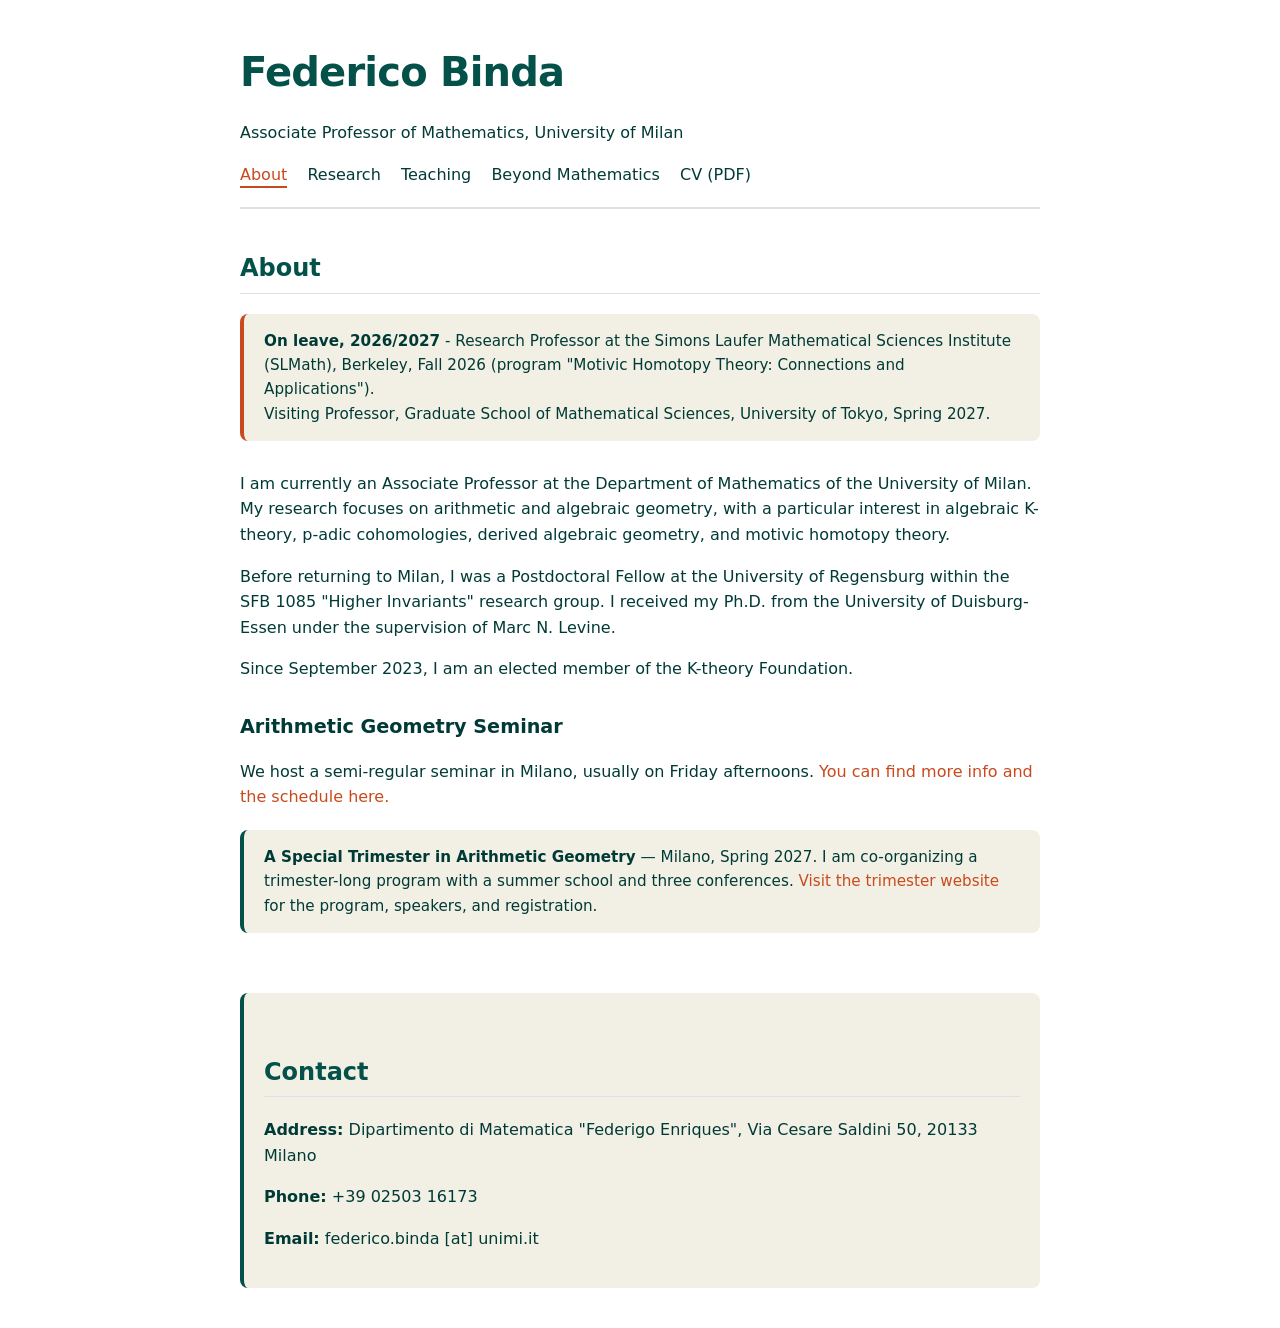
<file: index.html>
<!DOCTYPE html>
<html lang="en">
	<head>
		<meta charset="UTF-8">
			<meta name="viewport" content="width=device-width, initial-scale=1.0">
				<title>Federico Binda - About</title>
				<link rel="stylesheet" href="style.css">
				<meta property="og:title" content="Federico Binda - Mathematics">
				<meta property="og:description" content="Associate Professor of Mathematics at the University of Milan. Research in arithmetic and algebraic geometry.">
				<meta property="og:type" content="website">
				<meta property="og:url" content="https://fedebinda.eu/">
		<link rel="icon" type="image/svg+xml" href="favicon.svg">
				</head>
				<body>
					
					<header>
						<h1>Federico Binda</h1>
						<p>Associate Professor of Mathematics, University of Milan</p>
						<nav>
							<a href="index.html" class="active">About</a>
							<a href="research.html">Research</a>
							<a href="teaching.html">Teaching</a>
							<a href="more.html">Beyond Mathematics</a>
							<a href="cv.pdf" target="_blank">CV (PDF)</a>
						</nav>
					</header>
					
					<main>
						<section>
							<h2>About</h2>

							<div class="leave-notice">
    <strong>On leave, 2026/2027</strong> - Research Professor at the Simons Laufer Mathematical Sciences Institute (SLMath), Berkeley, Fall 2026
(program "Motivic Homotopy Theory: Connections and Applications").
<br>
Visiting Professor, Graduate School of Mathematical Sciences, University of Tokyo, Spring 2027.
</div>
							<p>I am currently an Associate Professor at the Department of Mathematics of the University of Milan. My research focuses on arithmetic and algebraic geometry, with a particular interest in algebraic K-theory, p-adic cohomologies, derived algebraic geometry, and motivic homotopy theory.</p>
							<p>Before returning to Milan, I was a Postdoctoral Fellow at the University of Regensburg within the SFB 1085 "Higher Invariants" research group. I received my Ph.D. from the University of Duisburg-Essen under the supervision of Marc N. Levine.</p>
							<p>Since September 2023, I am an elected member of the K-theory Foundation.</p>
							
							<h3>Arithmetic Geometry Seminar</h3>
							<p>We host a semi-regular seminar in Milano, usually on Friday afternoons. <a href="https://sites.unimi.it/geoaritmetica/">You can find more info and the schedule here.</a></p>
							<div class="event-notice">
								<strong>A Special Trimester in Arithmetic Geometry</strong> &mdash; Milano, Spring 2027.
								I am co-organizing a trimester-long program with a summer school and three conferences.
								<a href="https://sites.unimi.it/arith-geom-2027/">Visit the trimester website</a> for the program, speakers, and registration.
							</div>
						</section>
						
						<section class="contact-info">
							<h2>Contact</h2>
							<p><strong>Address:</strong> Dipartimento di Matematica "Federigo Enriques", Via Cesare Saldini 50, 20133 Milano</p>
							<p><strong>Phone:</strong> +39 02503 16173</p>
							<p><strong>Email:</strong> federico.binda [at] unimi.it</p>
						</section>
					</main>
					<script data-goatcounter="https://fedebinda.goatcounter.com/count"
        async src="//gc.zgo.at/count.js"></script>
				</body>
			</html>
</file>
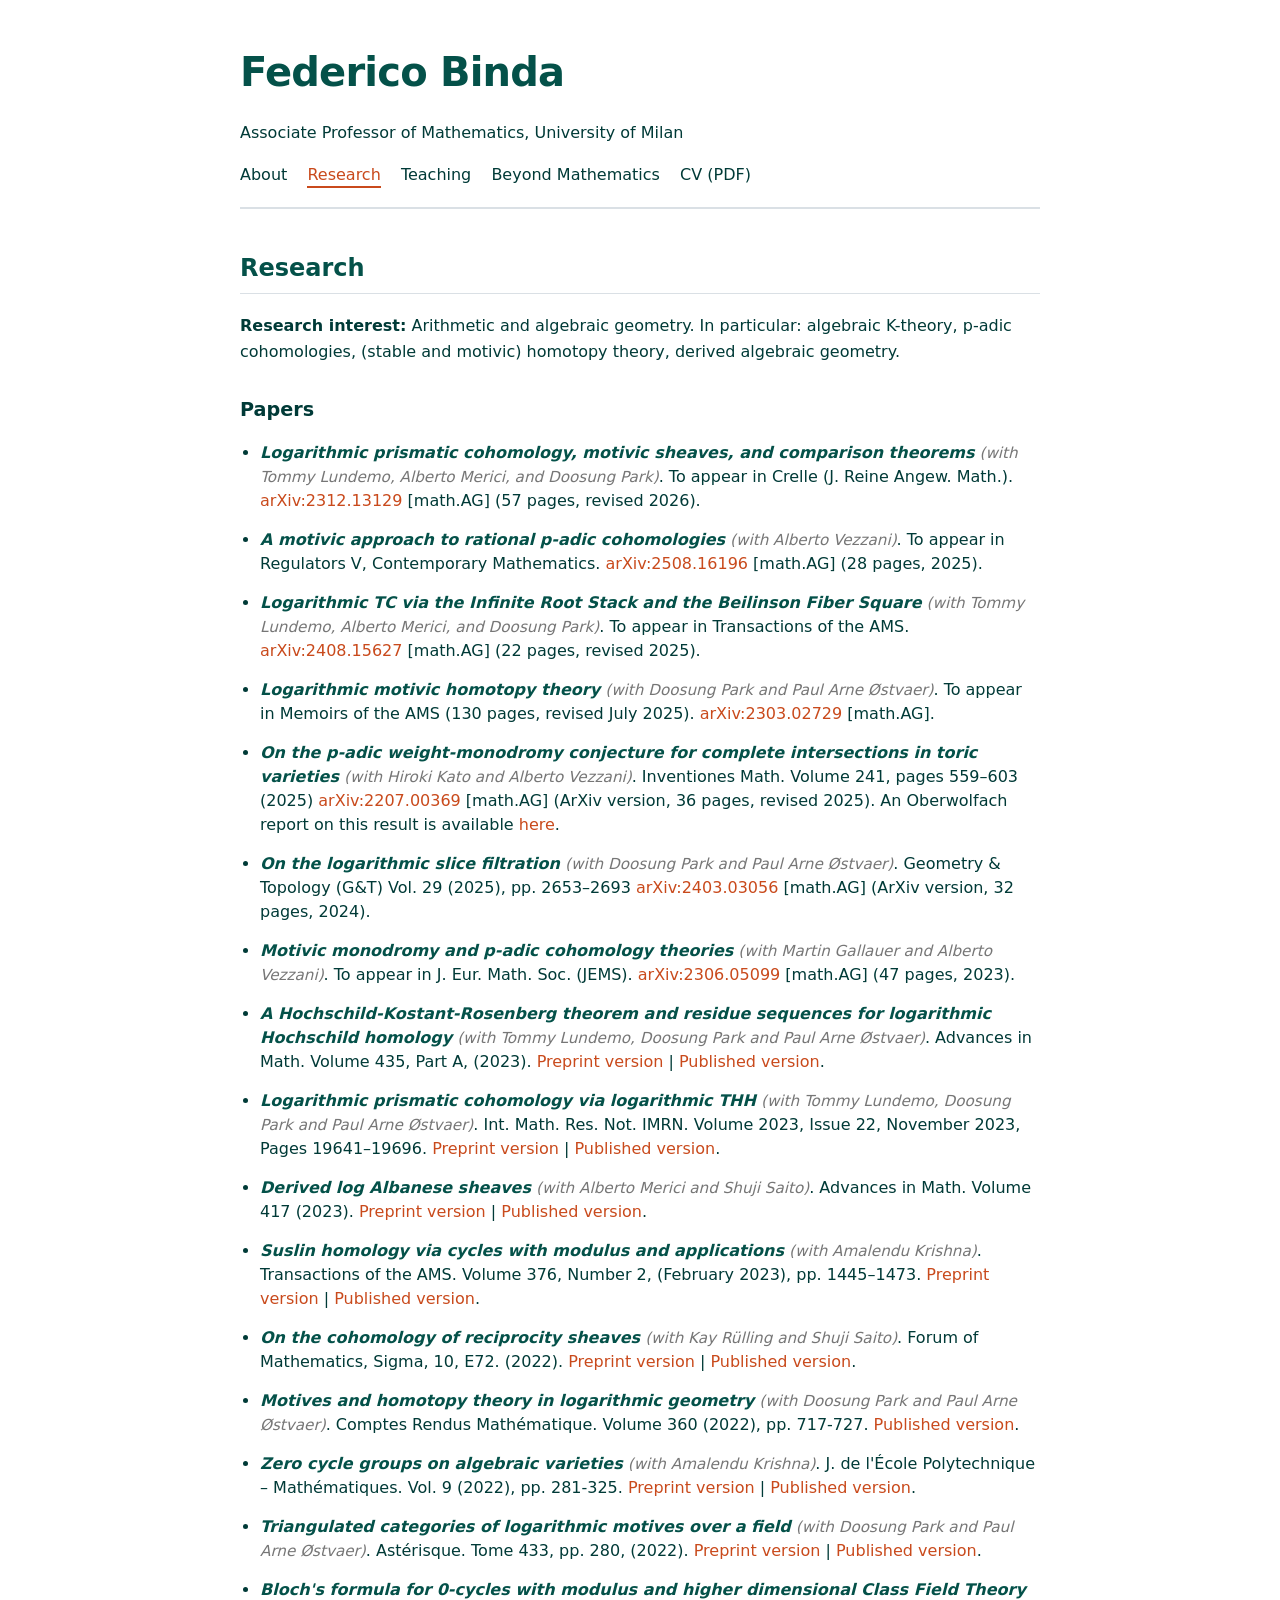
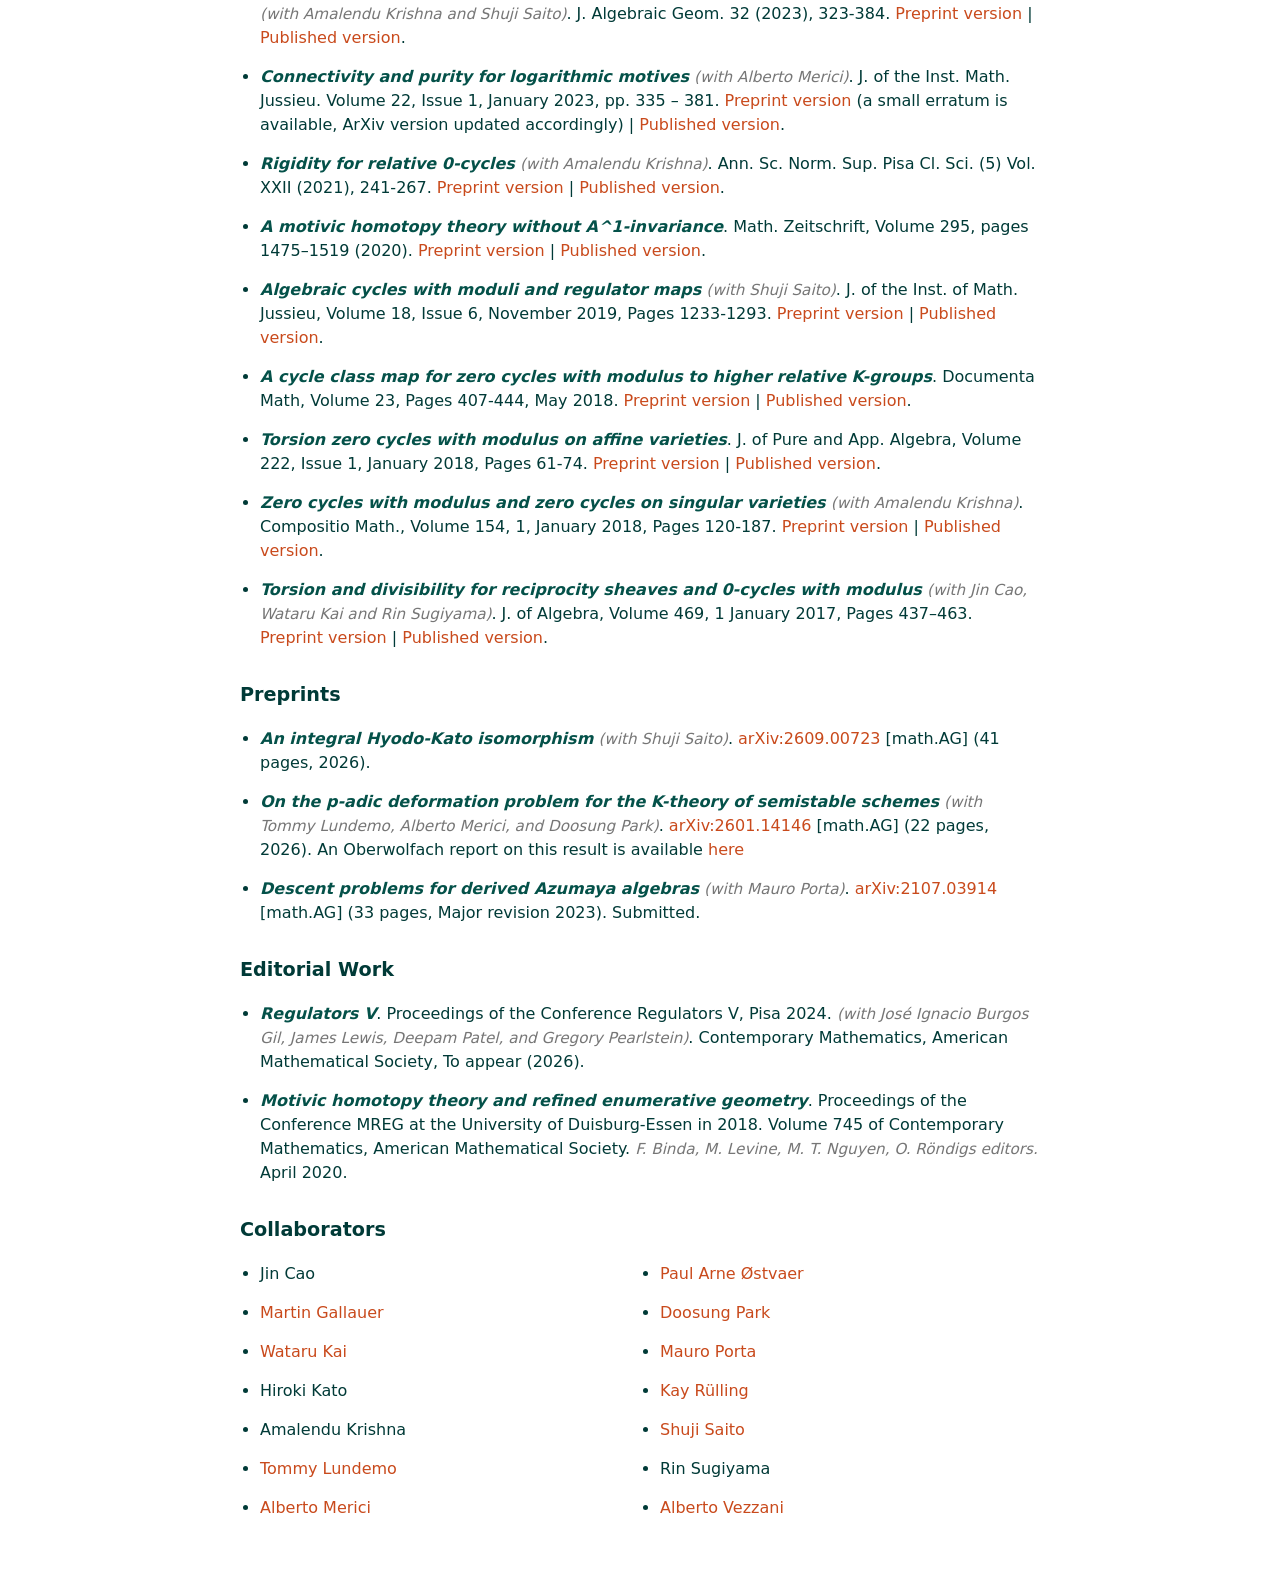
<file: mathematics-2/index.html>
<!DOCTYPE html>
<html>
<head>
<meta http-equiv="refresh" content="0; url='/research.html'" />
<title>Redirecting...</title>
</head>
<body>
<p>If you are not redirected automatically, follow this <a href="/research.html">link to my Research page</a>.</p>
</body>
</html>
</file>
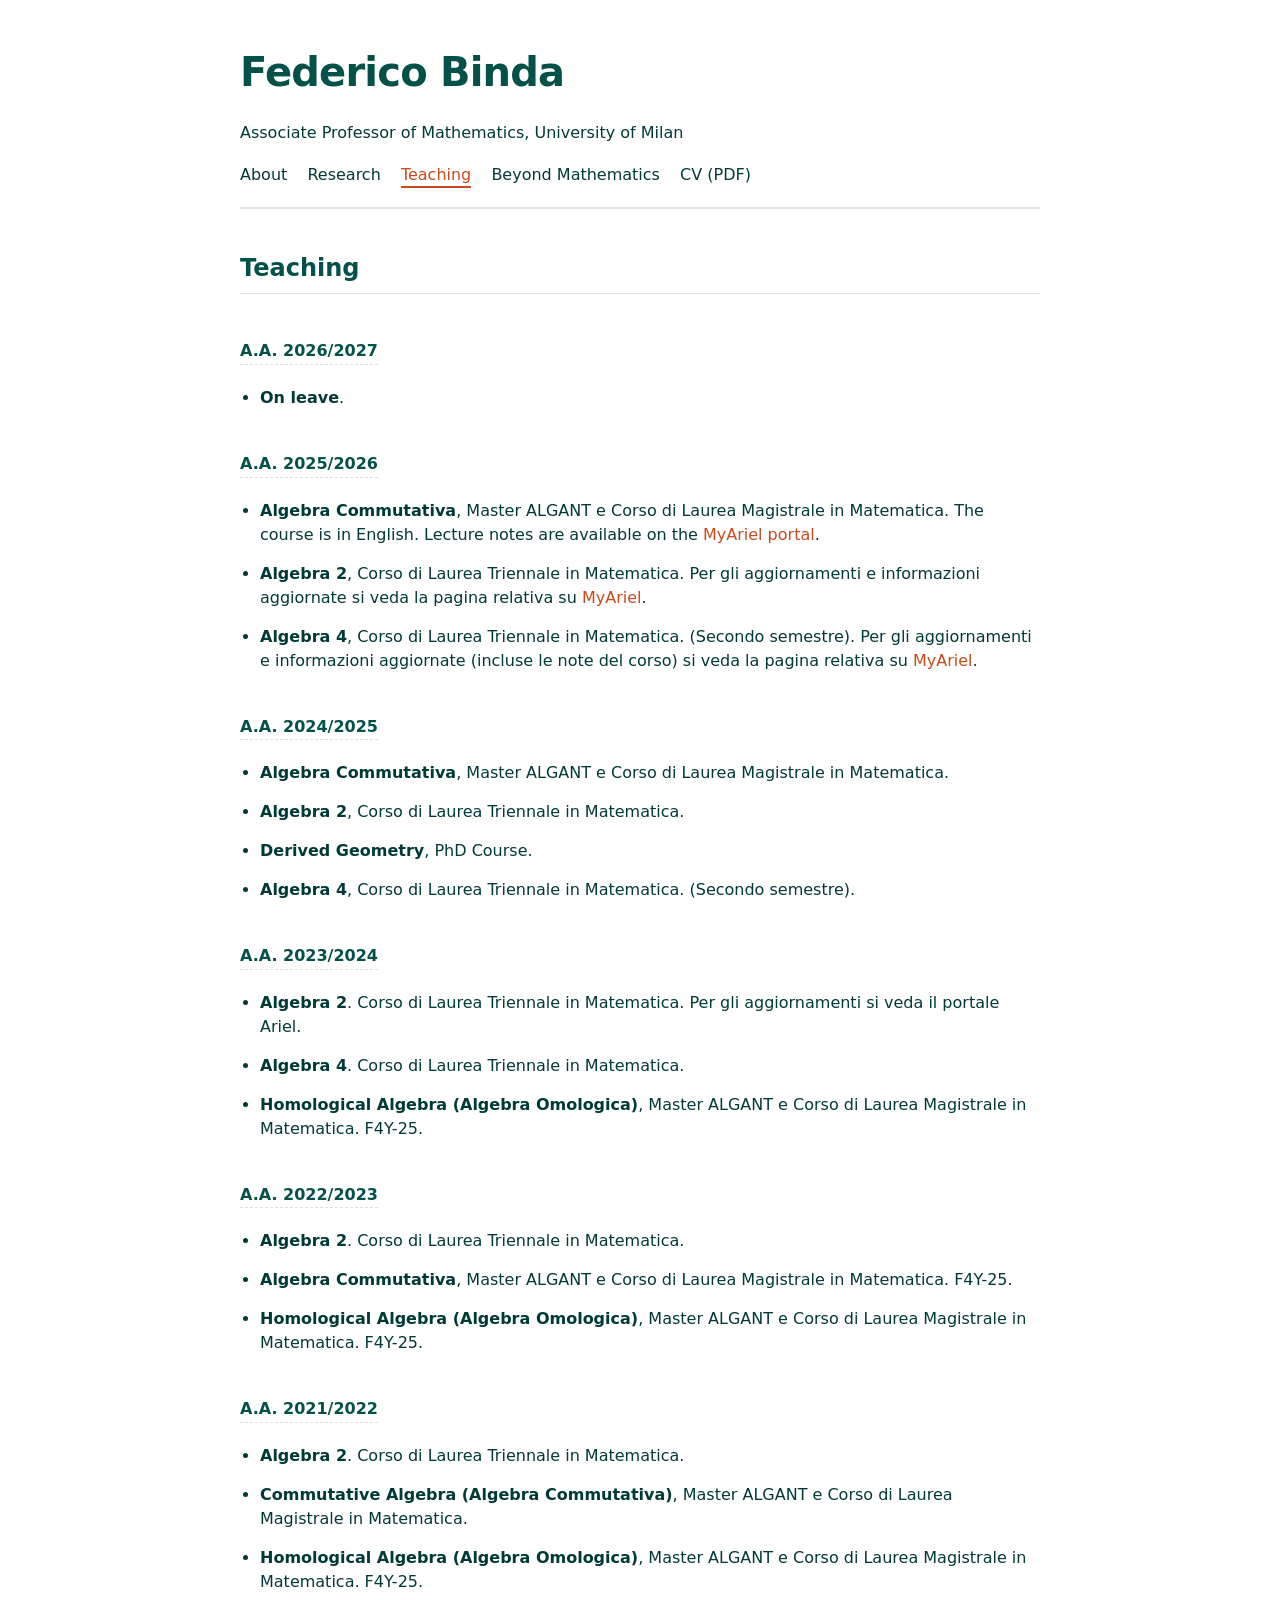
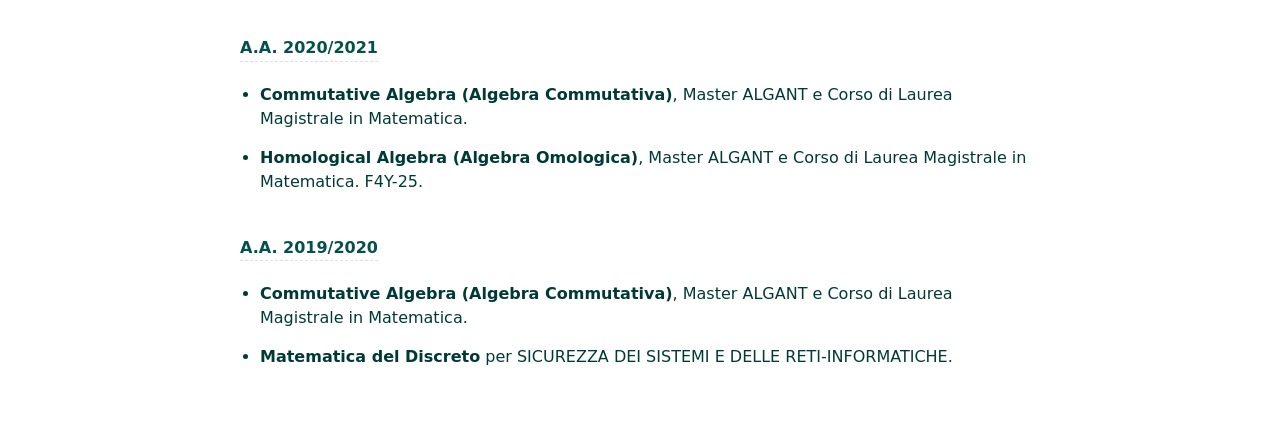
<file: teaching/index.html>
<!DOCTYPE html>
<html>
<head>
<meta http-equiv="refresh" content="0; url='/teaching.html'" />
<title>Redirecting...</title>
</head>
<body>
<p>If you are not redirected automatically, follow this <a href="/teaching.html">link to my Teaching page</a>.</p>
</body>
</html>
</file>
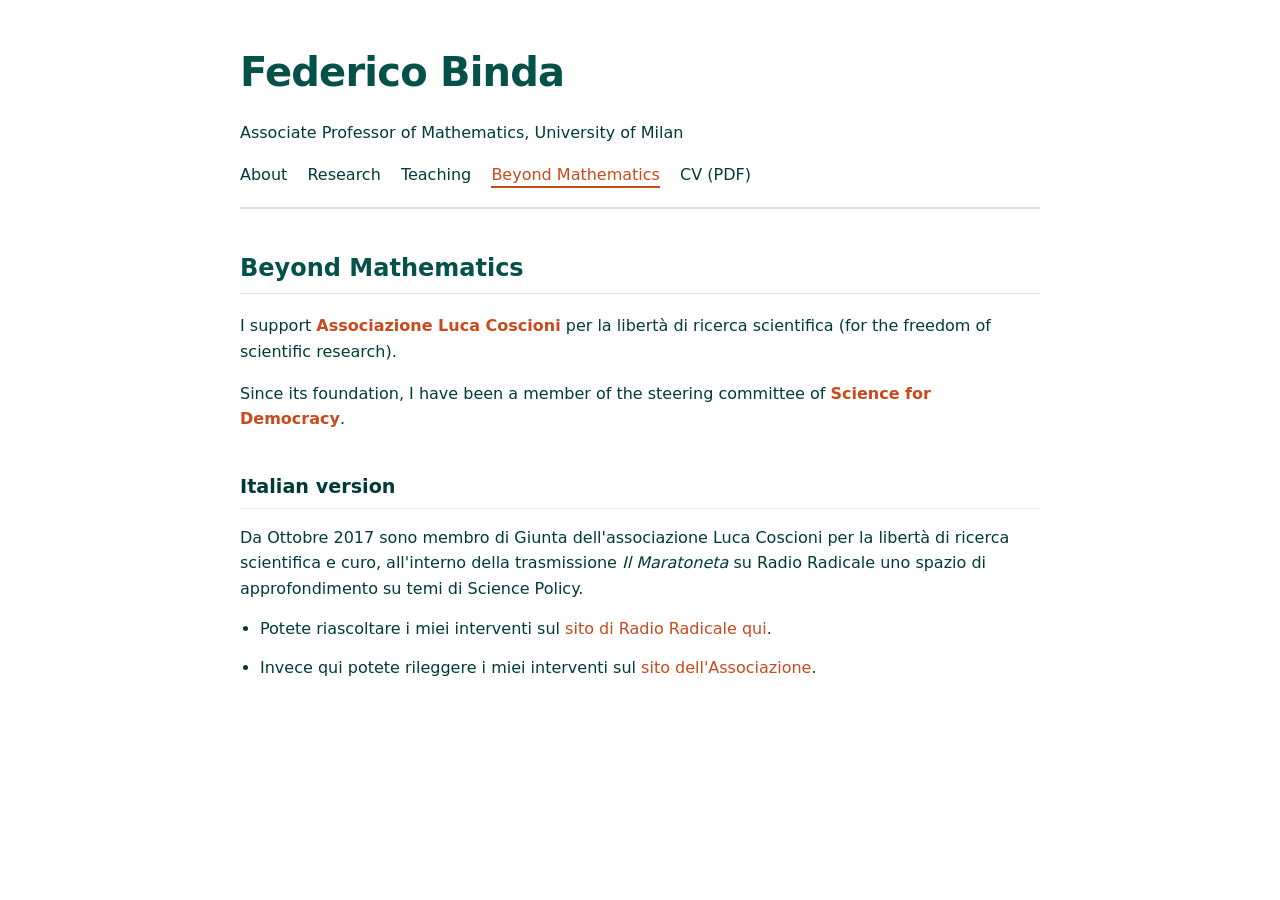
<file: more.html>
<!DOCTYPE html>
<html lang="en">
<head>
<meta charset="UTF-8">
<meta name="viewport" content="width=device-width, initial-scale=1.0">
<title>Federico Binda - Beyond Mathematics</title>
<link rel="stylesheet" href="style.css">
  <link rel="icon" type="image/svg+xml" href="favicon.svg">
</head>
<body>

<header>
<h1>Federico Binda</h1>
<p>Associate Professor of Mathematics, University of Milan</p>
<nav>
<a href="index.html">About</a>
<a href="research.html">Research</a>
<a href="teaching.html">Teaching</a>
<a href="more.html" class="active">Beyond Mathematics</a>
<a href="cv.pdf" target="_blank">CV (PDF)</a>
</nav>
</header>

<main>
<section>
<h2>Beyond Mathematics</h2>
<p>I support <a href="https://www.associazionelucacoscioni.it/" target="_blank"><strong>Associazione Luca Coscioni</strong></a> per la libertà di ricerca scientifica (for the freedom of scientific research).</p>
<p>Since its foundation, I have been a member of the steering committee of <a href="https://sciencefordemocracy.org/" target="_blank"><strong>Science for Democracy</strong></a>.</p>

<h3 style="margin-top: 40px; border-bottom: 1px solid #eee; padding-bottom: 5px;">Italian version</h3>
<p>Da Ottobre 2017 sono membro di Giunta dell'associazione Luca Coscioni per la libertà di ricerca scientifica e curo, all'interno della trasmissione <em>Il Maratoneta</em> su Radio Radicale uno spazio di approfondimento su temi di Science Policy.</p>
<ul>
<li>Potete riascoltare i miei interventi sul <a href="https://www.radioradicale.it/soggetti/212815/federico-binda">sito di Radio Radicale qui</a>.</li>
<li>Invece qui potete rileggere i miei interventi sul <a href="https://www.associazionelucacoscioni.it/notizie/author/federico-binda/?category_name=blog">sito dell'Associazione</a>.</li>
</ul>
</section>
</main>
<script data-goatcounter="https://fedebinda.goatcounter.com/count"
        async src="//gc.zgo.at/count.js"></script>

</body>
</html>
</file>
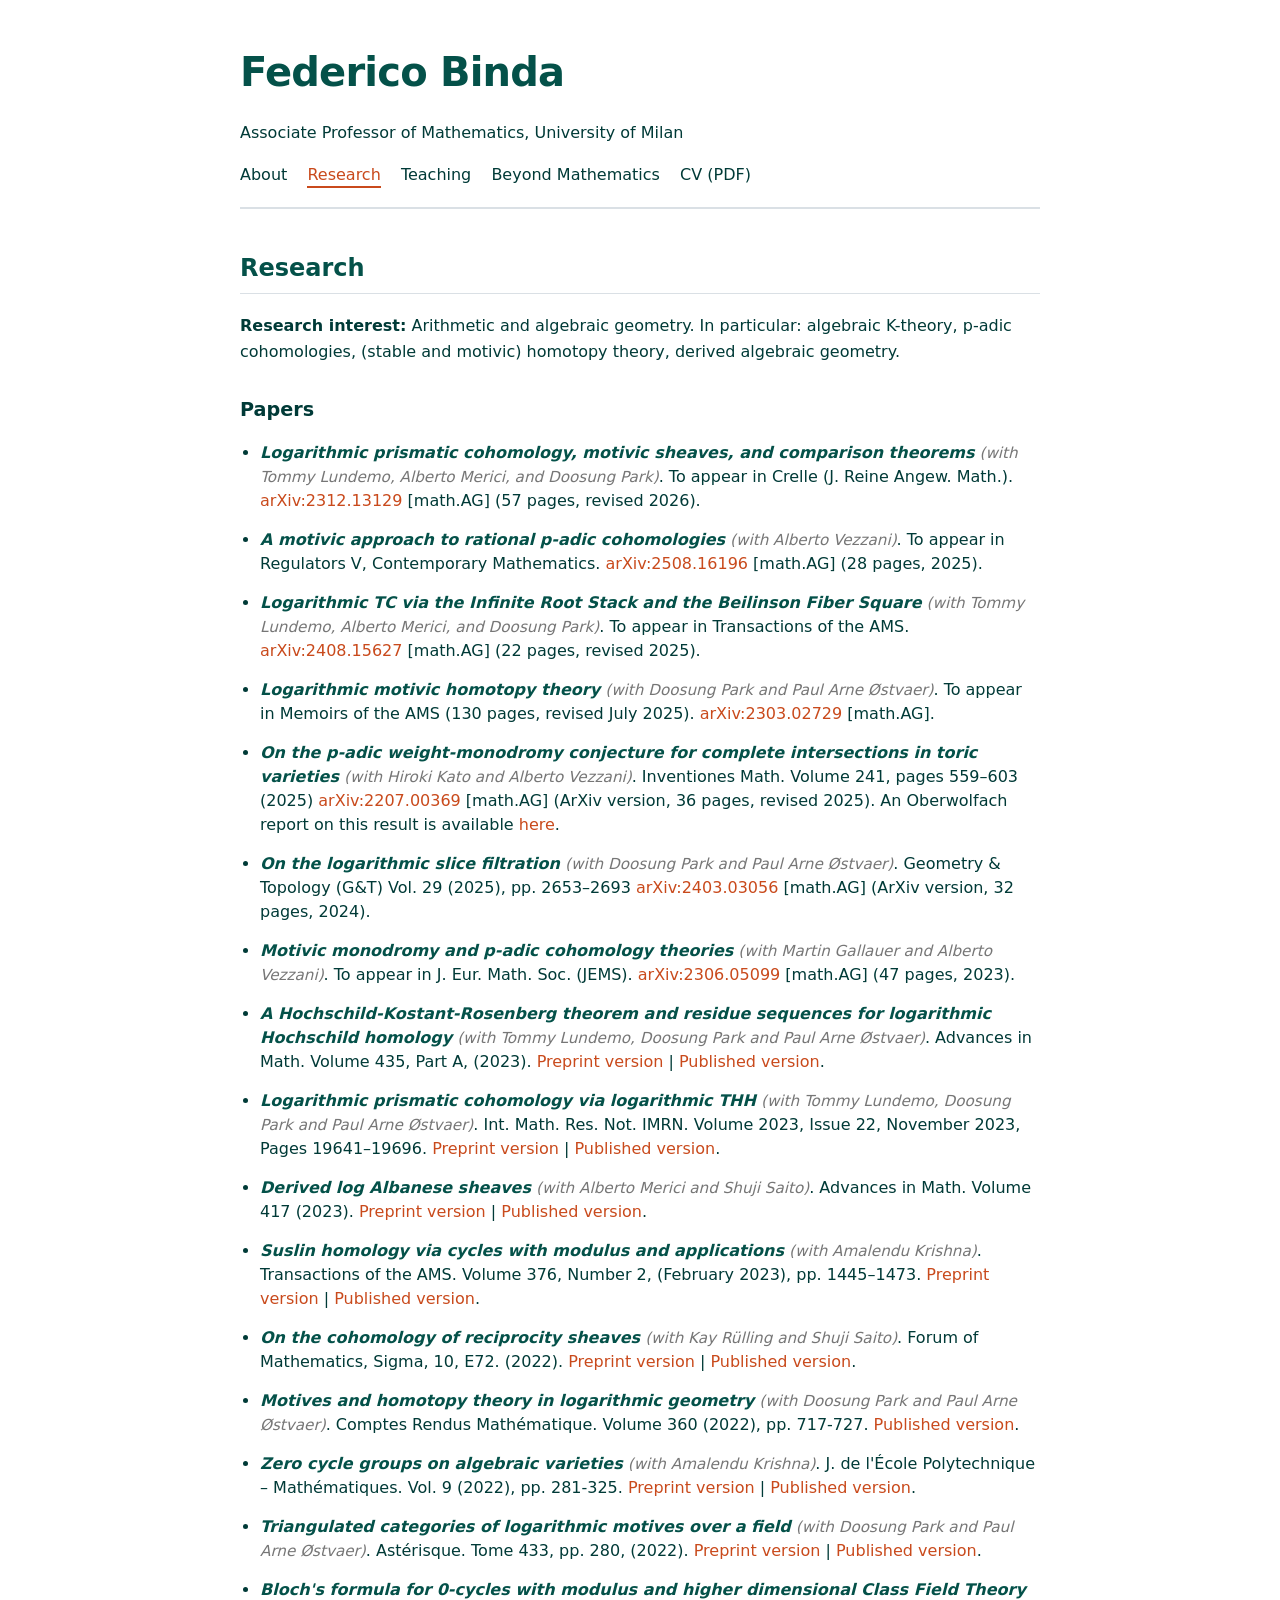
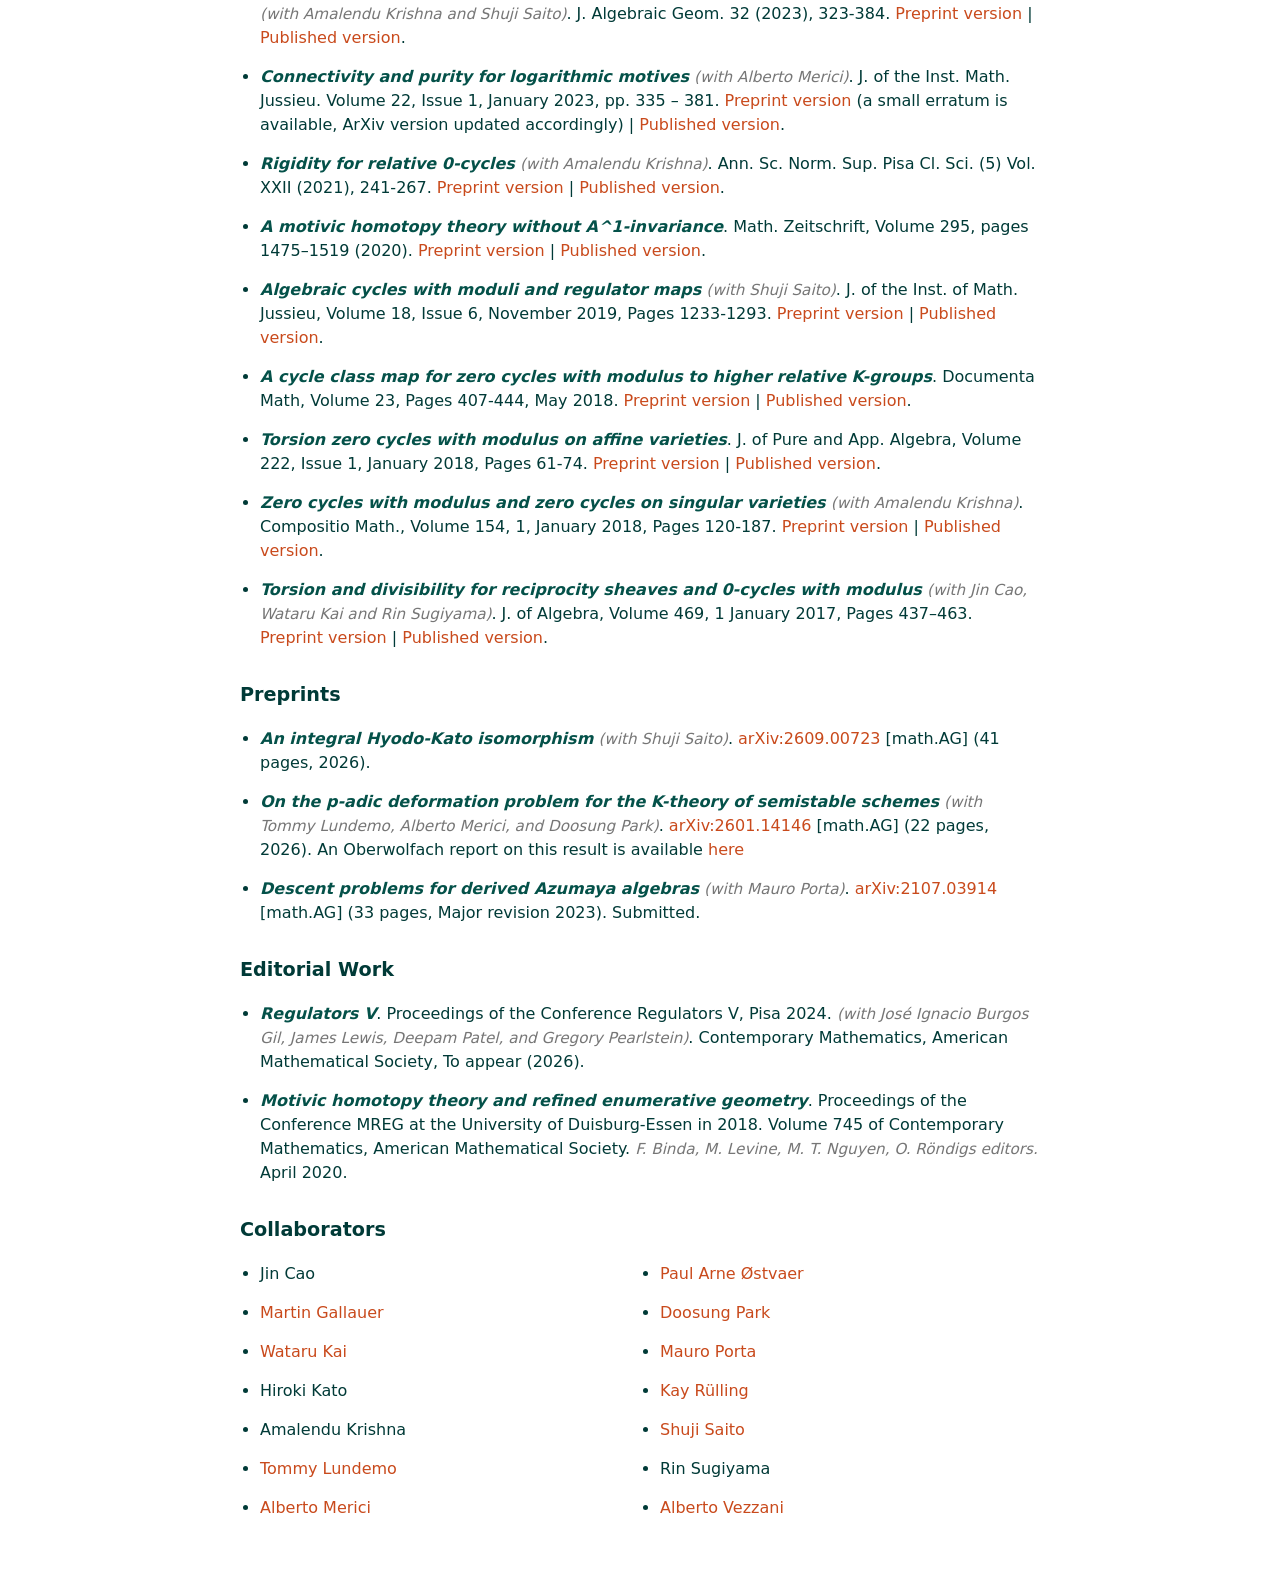
<file: research.html>
<!DOCTYPE html>
<html lang="en">
	<head>
		<meta charset="UTF-8">
			<meta name="viewport" content="width=device-width, initial-scale=1.0">
				<title>Federico Binda - Research</title>
				<link rel="stylesheet" href="style.css">
		<link rel="icon" type="image/svg+xml" href="favicon.svg">
				</head>
				<body>
					
					<header>
						<h1>Federico Binda</h1>
						<p>Associate Professor of Mathematics, University of Milan</p>
						<nav>
							<a href="index.html">About</a>
							<a href="research.html" class="active">Research</a>
							<a href="teaching.html">Teaching</a>
							<a href="more.html">Beyond Mathematics</a>
							<a href="cv.pdf" target="_blank">CV (PDF)</a>
						</nav>
					</header>
					
					<main>
						<section>
							<h2>Research</h2>
							<p><strong>Research interest:</strong> Arithmetic and algebraic geometry. In particular: algebraic K-theory, p-adic cohomologies, (stable and motivic) homotopy theory, derived algebraic geometry.</p>
							
							<h3>Papers</h3>
							<ul>
								<li><span class="paper-title">Logarithmic prismatic cohomology, motivic sheaves, and comparison theorems</span> <span class="coauthors">(with Tommy Lundemo, Alberto Merici, and Doosung Park)</span>. To appear in Crelle (J. Reine Angew. Math.). <a href="https://arxiv.org/abs/2312.13129" target="_blank">arXiv:2312.13129</a> [math.AG] (57 pages, revised 2026).</li>
								<li><span class="paper-title">A motivic approach to rational p-adic cohomologies</span> <span class="coauthors">(with Alberto Vezzani)</span>. To appear in Regulators V, Contemporary Mathematics. <a href="https://arxiv.org/abs/2508.16196" target="_blank">arXiv:2508.16196</a> [math.AG] (28 pages, 2025).</li>
								<li><span class="paper-title">Logarithmic TC via the Infinite Root Stack and the Beilinson Fiber Square</span> <span class="coauthors">(with Tommy Lundemo, Alberto Merici, and Doosung Park)</span>. To appear in Transactions of the AMS. <a href="https://arxiv.org/abs/2408.15627" target="_blank">arXiv:2408.15627</a> [math.AG] (22 pages, revised 2025).</li>
								<li><span class="paper-title">Logarithmic motivic homotopy theory</span> <span class="coauthors">(with Doosung Park and Paul Arne Østvaer)</span>. To appear in Memoirs of the AMS (130 pages, revised July 2025). <a href="https://arxiv.org/abs/2303.02729" target="_blank">arXiv:2303.02729</a> [math.AG].</li>
								<li><span class="paper-title">On the p-adic weight-monodromy conjecture for complete intersections in toric varieties</span> <span class="coauthors">(with Hiroki Kato and Alberto Vezzani)</span>. Inventiones Math. Volume 241, pages 559–603 (2025) <a href="https://arxiv.org/abs/2207.00369" target="_blank">arXiv:2207.00369</a> [math.AG] (ArXiv version, 36 pages, revised 2025). An Oberwolfach report on this result is available <a href="https://publications.mfo.de/handle/mfo/3959">here</a>.</li>
								<li><span class="paper-title">On the logarithmic slice filtration</span> <span class="coauthors">(with Doosung Park and Paul Arne Østvaer)</span>. Geometry & Topology (G&T) Vol. 29 (2025), pp. 2653–2693 <a href="https://arxiv.org/abs/2403.03056" target="_blank">arXiv:2403.03056</a> [math.AG] (ArXiv version, 32 pages, 2024).</li>
								<li><span class="paper-title">Motivic monodromy and p-adic cohomology theories</span> <span class="coauthors">(with Martin Gallauer and Alberto Vezzani)</span>. To appear in J. Eur. Math. Soc. (JEMS). <a href="https://arxiv.org/abs/2306.05099" target="_blank">arXiv:2306.05099</a> [math.AG] (47 pages, 2023).</li>
								<li><span class="paper-title">A Hochschild-Kostant-Rosenberg theorem and residue sequences for logarithmic Hochschild homology</span> <span class="coauthors">(with Tommy Lundemo, Doosung Park and Paul Arne Østvaer)</span>. Advances in Math. Volume 435, Part A, (2023). <a href="https://arxiv.org/abs/2209.14182" target="_blank">Preprint version</a> | <a href="https://www.sciencedirect.com/science/article/pii/S0001870823004978">Published version</a>.</li>
								<li><span class="paper-title">Logarithmic prismatic cohomology via logarithmic THH</span> <span class="coauthors">(with Tommy Lundemo, Doosung Park and Paul Arne Østvaer)</span>. Int. Math. Res. Not. IMRN. Volume 2023, Issue 22, November 2023, Pages 19641–19696. <a href="https://arxiv.org/abs/2306.01368" target="_blank">Preprint version</a> | <a href="https://academic.oup.com/imrn/advance-article/doi/10.1093/imrn/rnad224/7280457">Published version</a>.</li>
								<li><span class="paper-title">Derived log Albanese sheaves</span> <span class="coauthors">(with Alberto Merici and Shuji Saito)</span>. Advances in Math. Volume 417 (2023). <a href="https://arxiv.org/abs/2107.00984" target="_blank">Preprint version</a> | <a href="https://www.sciencedirect.com/science/article/pii/S0001870823000798">Published version</a>.</li>
								<li><span class="paper-title">Suslin homology via cycles with modulus and applications</span> <span class="coauthors">(with Amalendu Krishna)</span>. Transactions of the AMS. Volume 376, Number 2, (February 2023), pp. 1445–1473. <a href="https://arxiv.org/abs/2202.06808" target="_blank">Preprint version</a> | <a href="https://www.ams.org/journals/tran/2023-376-02/S0002-9947-2022-08815-2/home.html">Published version</a>.</li>
								<li><span class="paper-title">On the cohomology of reciprocity sheaves</span> <span class="coauthors">(with Kay Rülling and Shuji Saito)</span>. Forum of Mathematics, Sigma, 10, E72. (2022). <a href="https://arxiv.org/abs/2010.03301" target="_blank">Preprint version</a> | <a href="https://www.cambridge.org/core/journals/forum-of-mathematics-sigma/article/on-the-cohomology-of-reciprocity-sheaves/B934B4AE25F5D69369B8C868BCF4B1BB">Published version</a>.</li>
								<li><span class="paper-title">Motives and homotopy theory in logarithmic geometry</span> <span class="coauthors">(with Doosung Park and Paul Arne Østvaer)</span>. Comptes Rendus Mathématique. Volume 360 (2022), pp. 717-727. <a href="https://comptes-rendus.academie-sciences.fr/mathematique/articles/10.5802/crmath.340/">Published version</a>.</li>
								<li><span class="paper-title">Zero cycle groups on algebraic varieties</span> <span class="coauthors">(with Amalendu Krishna)</span>. J. de l'École Polytechnique – Mathématiques. Vol. 9 (2022), pp. 281-325. <a href="https://arxiv.org/abs/2104.07968" target="_blank">Preprint version</a> | <a href="https://jep.centre-mersenne.org/articles/10.5802/jep.183/">Published version</a>.</li>
								<li><span class="paper-title">Triangulated categories of logarithmic motives over a field</span> <span class="coauthors">(with Doosung Park and Paul Arne Østvaer)</span>. Astérisque. Tome 433, pp. 280, (2022). <a href="https://arxiv.org/abs/2004.12298" target="_blank">Preprint version</a> | <a href="https://smf.emath.fr/publications/categories-triangulees-des-motifs-logarithmiques-sur-un-corps">Published version</a>.</li>
								<li><span class="paper-title">Bloch's formula for 0-cycles with modulus and higher dimensional Class Field Theory</span> <span class="coauthors">(with Amalendu Krishna and Shuji Saito)</span>. J. Algebraic Geom. 32 (2023), 323-384. <a href="https://arxiv.org/abs/2002.01856" target="_blank">Preprint version</a> | <a href="https://www.ams.org/journals/jag/2023-32-02/S1056-3911-2022-00792-6/">Published version</a>.</li>
								<li><span class="paper-title">Connectivity and purity for logarithmic motives</span> <span class="coauthors">(with Alberto Merici)</span>. J. of the Inst. Math. Jussieu. Volume 22, Issue 1, January 2023, pp. 335 – 381. <a href="https://arxiv.org/abs/2012.08361" target="_blank">Preprint version</a> (a small erratum is available, ArXiv version updated accordingly) | <a href="https://www.cambridge.org/core/journals/journal-of-the-institute-of-mathematics-of-jussieu/article/connectivity-and-purity-for-logarithmic-motives/8632ACC55485215E16D80FD7EBB39BDE">Published version</a>.</li>
								<li><span class="paper-title">Rigidity for relative 0-cycles</span> <span class="coauthors">(with Amalendu Krishna)</span>. Ann. Sc. Norm. Sup. Pisa Cl. Sci. (5) Vol. XXII (2021), 241-267. <a href="https://arxiv.org/abs/1802.00165" target="_blank">Preprint version</a> | <a href="https://journals.sns.it/index.php/annaliscienze/article/view/780">Published version</a>.</li>
								<li><span class="paper-title">A motivic homotopy theory without A^1-invariance</span>. Math. Zeitschrift, Volume 295, pages 1475–1519 (2020). <a href="https://arxiv.org/abs/1910.01339" target="_blank">Preprint version</a> | <a href="https://link.springer.com/article/10.1007%2Fs00209-019-02399-2">Published version</a>.</li>
								<li><span class="paper-title">Algebraic cycles with moduli and regulator maps</span> <span class="coauthors">(with Shuji Saito)</span>. J. of the Inst. of Math. Jussieu, Volume 18, Issue 6, November 2019, Pages 1233-1293. <a href="https://arxiv.org/abs/1412.0385" target="_blank">Preprint version</a> | <a href="https://www.cambridge.org/core/journals/journal-of-the-institute-of-mathematics-of-jussieu/article/relative-cycles-with-moduli-and-regulator-maps/F8D12ECC81A7932BBC4770A0F16EF689#fndtn-information">Published version</a>.</li>
								<li><span class="paper-title">A cycle class map for zero cycles with modulus to higher relative K-groups</span>. Documenta Math, Volume 23, Pages 407-444, May 2018. <a href="https://arxiv.org/abs/1706.07126" target="_blank">Preprint version</a> | <a href="https://ojs.elibm.org/index.php/dm/article/view/356">Published version</a>.</li>
								<li><span class="paper-title">Torsion zero cycles with modulus on affine varieties</span>. J. of Pure and App. Algebra, Volume 222, Issue 1, January 2018, Pages 61-74. <a href="https://arxiv.org/abs/1604.06294" target="_blank">Preprint version</a> | <a href="http://dx.doi.org/10.1016/j.jpaa.2017.03.004">Published version</a>.</li>
								<li><span class="paper-title">Zero cycles with modulus and zero cycles on singular varieties</span> <span class="coauthors">(with Amalendu Krishna)</span>. Compositio Math., Volume 154, 1, January 2018, Pages 120-187. <a href="https://arxiv.org/abs/1512.04847" target="_blank">Preprint version</a> | <a href="https://www.cambridge.org/core/journals/compositio-mathematica/article/zero-cycles-with-modulus-and-zero-cycles-on-singular-varieties/399E74AC4A266EA7258C700B266E74CD">Published version</a>.</li>
								<li><span class="paper-title">Torsion and divisibility for reciprocity sheaves and 0-cycles with modulus</span> <span class="coauthors">(with Jin Cao, Wataru Kai and Rin Sugiyama)</span>. J. of Algebra, Volume 469, 1 January 2017, Pages 437–463. <a href="https://arxiv.org/abs/1503.02161" target="_blank">Preprint version</a> | <a href="http://dx.doi.org/10.1016/j.jalgebra.2016.07.036">Published version</a>.</li>
							</ul>
							
							<h3>Preprints</h3>
							<ul>
								<li><span class="paper-title">An integral Hyodo-Kato isomorphism</span> <span class="coauthors">(with Shuji Saito)</span>. <a href="https://arxiv.org/abs/2609.00723" target="_blank">arXiv:2609.00723</a> [math.AG] (41 pages, 2026). </li>
								<li><span class="paper-title">On the p-adic deformation problem for the K-theory of semistable schemes</span> <span class="coauthors">(with Tommy Lundemo, Alberto Merici, and Doosung Park)</span>. <a href="https://arxiv.org/abs/2601.14146" target="_blank">arXiv:2601.14146</a> [math.AG] (22 pages, 2026). An Oberwolfach report on this result is available <a href="https://publications.mfo.de/handle/mfo/4377">here</a></li>
								<li><span class="paper-title">Descent problems for derived Azumaya algebras</span> <span class="coauthors">(with Mauro Porta)</span>. <a href="https://arxiv.org/abs/2107.03914" target="_blank">arXiv:2107.03914</a> [math.AG] (33 pages, Major revision 2023). Submitted.</li>
							</ul>
							
							<h3>Editorial Work</h3>
							<ul>
								<li><span class="paper-title">Regulators V</span>. Proceedings of the Conference Regulators V, Pisa 2024.  <span class="coauthors">(with José Ignacio Burgos Gil, James Lewis, Deepam Patel, and Gregory Pearlstein)</span>. Contemporary Mathematics, American Mathematical Society, To appear (2026).</li>
								<li><span class="paper-title">Motivic homotopy theory and refined enumerative geometry</span>. Proceedings of the Conference MREG at the University of Duisburg-Essen in 2018. Volume 745 of Contemporary Mathematics, American Mathematical Society. <span class="coauthors">F. Binda, M. Levine, M. T. Nguyen, O. Röndigs editors.</span> April 2020.</li>
							</ul>
							<h3>Collaborators</h3>
<ul class="collaborators-list">
    <li>Jin Cao</li>
    <li><a href="https://mgallauer.warwick.ac.uk/" target="_blank">Martin Gallauer</a></li>
    <li><a href="https://sites.google.com/view/wataru-kai/" target="_blank">Wataru Kai</a></li>
    <li>Hiroki Kato</li>
    <li>Amalendu Krishna</li>
    <li><a href="https://tlundemo.com/" target="_blank">Tommy Lundemo</a></li>
    <li><a href="https://merici.eu" target="_blank">Alberto Merici</a></li>
    <li><a href="https://sites.google.com/view/oestvaer" target="_blank">Paul Arne Østvaer</a></li>
    <li><a href="https://www2.math.uni-wuppertal.de/~park/" target="_blank">Doosung Park</a></li>
    <li><a href="https://sites.google.com/view/mauroporta/" target="_blank">Mauro Porta</a></li>
    <li><a href="https://www2.math.uni-wuppertal.de/~ruelling/" target="_blank">Kay Rülling</a></li>
    <li><a href="https://www.lcv.ne.jp/~smaki/en/index.html" target="_blank">Shuji Saito</a></li>
    <li>Rin Sugiyama</li>
    <li><a href="https://sites.unimi.it/vezzani/Pages/Research.htm" target="_blank">Alberto Vezzani</a></li>
</ul>
						</section>
					</main>
					<script data-goatcounter="https://fedebinda.goatcounter.com/count"
        async src="//gc.zgo.at/count.js"></script>
				</body>
			</html>
</file>
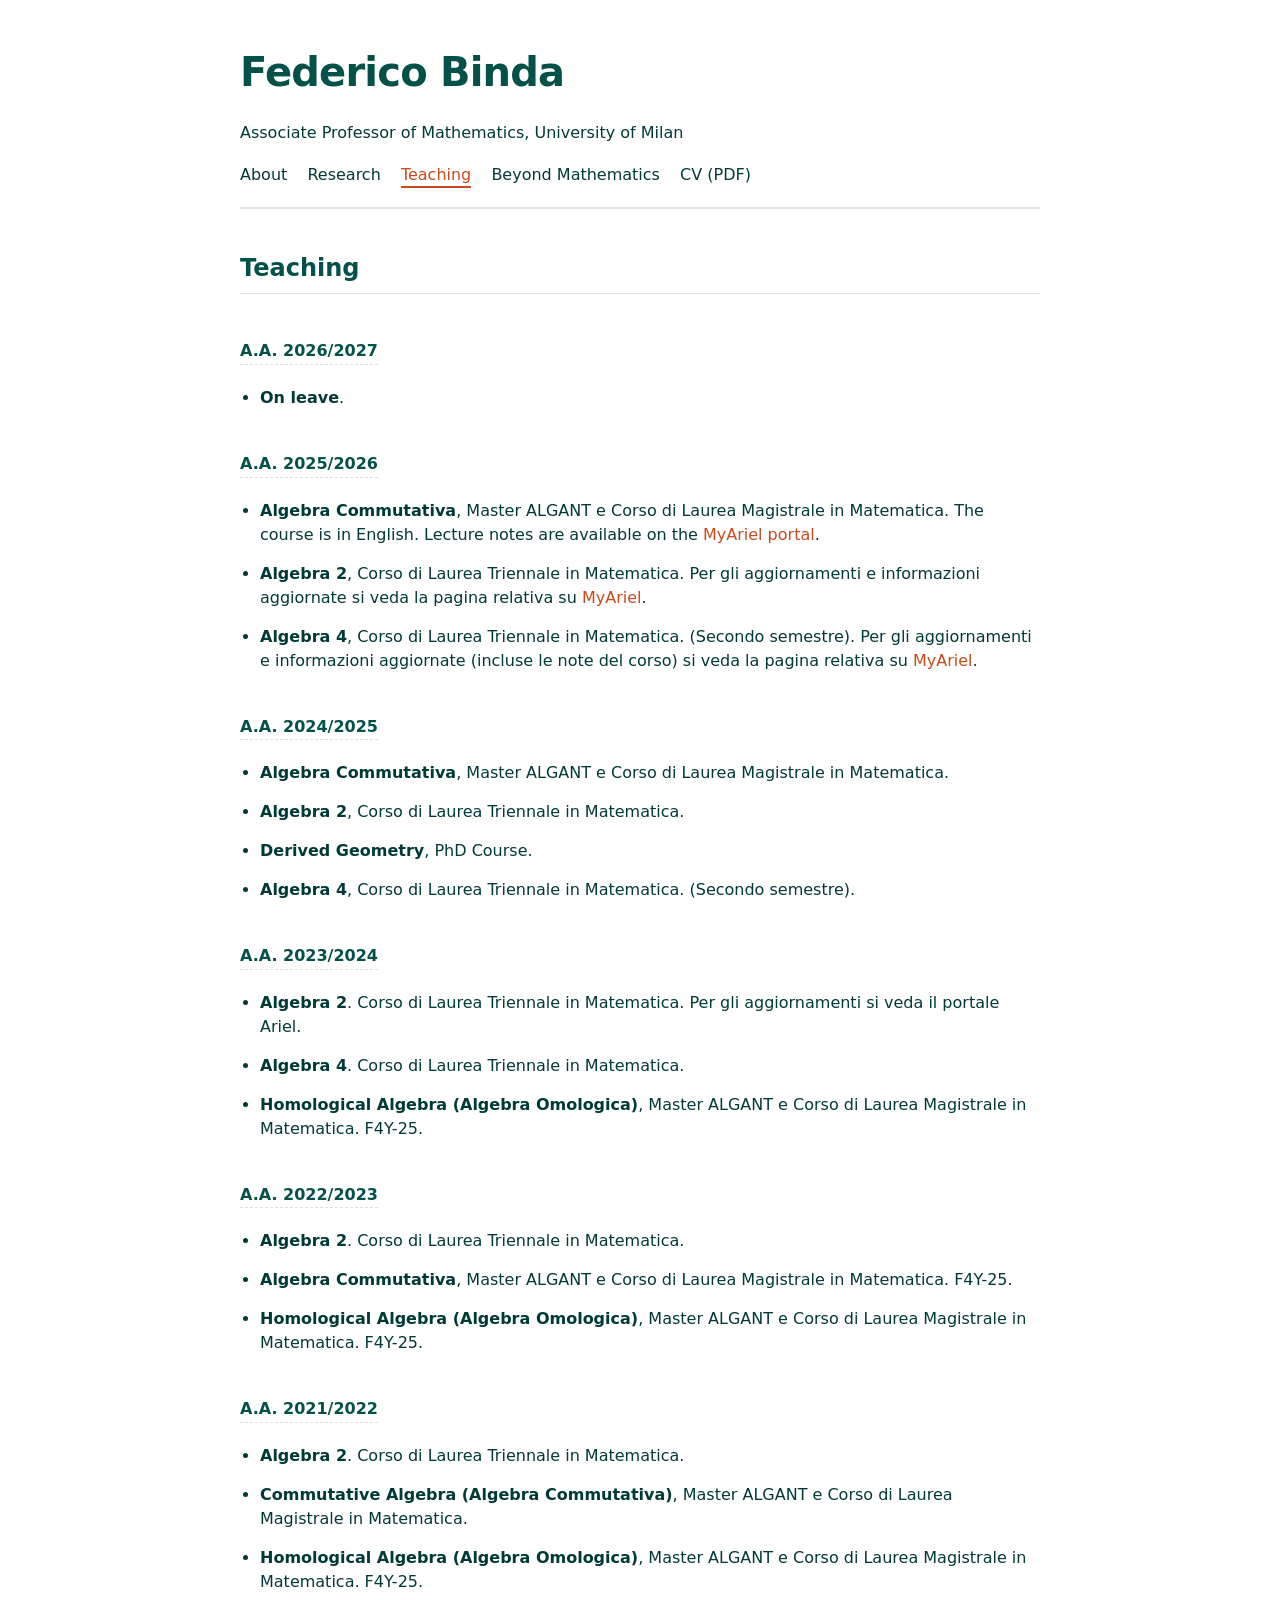
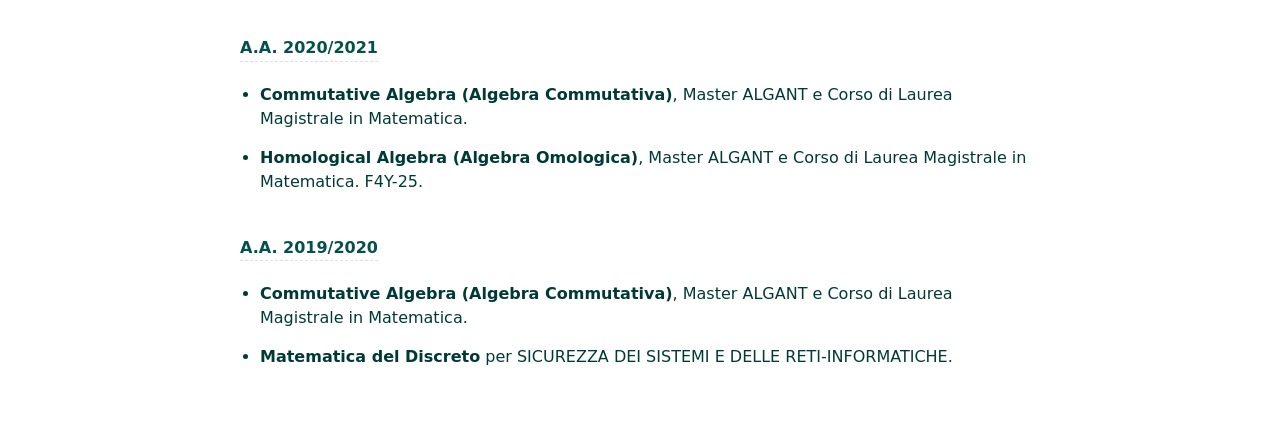
<file: teaching.html>
<!DOCTYPE html>
<html lang="en">
<head>
<meta charset="UTF-8">
<meta name="viewport" content="width=device-width, initial-scale=1.0">
<title>Federico Binda - Teaching</title>
<link rel="stylesheet" href="style.css">
  <link rel="icon" type="image/svg+xml" href="favicon.svg">
</head>
<body>

<header>
<h1>Federico Binda</h1>
<p>Associate Professor of Mathematics, University of Milan</p>
<nav>
<a href="index.html">About</a>
<a href="research.html">Research</a>
<a href="teaching.html" class="active">Teaching</a>
<a href="more.html">Beyond Mathematics</a>
<a href="cv.pdf" target="_blank">CV (PDF)</a>
</nav>
</header>

<main>
<section>
<h2>Teaching</h2>

  <div class="teaching-year">A.A. 2026/2027</div>
<ul>
<li><strong>On leave</strong>.</li>
</ul>
  
<div class="teaching-year">A.A. 2025/2026</div>
<ul>
<li><strong>Algebra Commutativa</strong>, Master ALGANT e Corso di Laurea Magistrale in Matematica. The course is in English. Lecture notes are available on the <a href="https://myariel.unimi.it/">MyAriel portal</a>.</li>
<li><strong>Algebra 2</strong>, Corso di Laurea Triennale in Matematica. Per gli aggiornamenti e informazioni aggiornate si veda la pagina relativa su <a href="https://myariel.unimi.it/">MyAriel</a>.</li>
<li><strong>Algebra 4</strong>, Corso di Laurea Triennale in Matematica. (Secondo semestre). Per gli aggiornamenti e informazioni aggiornate (incluse le note del corso) si veda la pagina relativa su <a href="https://myariel.unimi.it/">MyAriel</a>.</li>
</ul>

<div class="teaching-year">A.A. 2024/2025</div>
<ul>
<li><strong>Algebra Commutativa</strong>, Master ALGANT e Corso di Laurea Magistrale in Matematica.</li>
<li><strong>Algebra 2</strong>, Corso di Laurea Triennale in Matematica.</li>
<li><strong>Derived Geometry</strong>, PhD Course.</li>
<li><strong>Algebra 4</strong>, Corso di Laurea Triennale in Matematica. (Secondo semestre).</li>
</ul>

<div class="teaching-year">A.A. 2023/2024</div>
<ul>
<li><strong>Algebra 2</strong>. Corso di Laurea Triennale in Matematica. Per gli aggiornamenti si veda il portale Ariel.</li>
<li><strong>Algebra 4</strong>. Corso di Laurea Triennale in Matematica.</li>
<li><strong>Homological Algebra (Algebra Omologica)</strong>, Master ALGANT e Corso di Laurea Magistrale in Matematica. F4Y-25.</li>
</ul>

<div class="teaching-year">A.A. 2022/2023</div>
<ul>
<li><strong>Algebra 2</strong>. Corso di Laurea Triennale in Matematica.</li>
<li><strong>Algebra Commutativa</strong>, Master ALGANT e Corso di Laurea Magistrale in Matematica. F4Y-25. </li>
<li><strong>Homological Algebra (Algebra Omologica)</strong>, Master ALGANT e Corso di Laurea Magistrale in Matematica. F4Y-25.</li>
</ul>

<div class="teaching-year">A.A. 2021/2022</div>
<ul>
<li><strong>Algebra 2</strong>. Corso di Laurea Triennale in Matematica.</li>
<li><strong>Commutative Algebra (Algebra Commutativa)</strong>, Master ALGANT e Corso di Laurea Magistrale in Matematica.</li>
<li><strong>Homological Algebra (Algebra Omologica)</strong>, Master ALGANT e Corso di Laurea Magistrale in Matematica. F4Y-25.</li>
</ul>

<div class="teaching-year">A.A. 2020/2021</div>
<ul>
<li><strong>Commutative Algebra (Algebra Commutativa)</strong>, Master ALGANT e Corso di Laurea Magistrale in Matematica.</li>
<li><strong>Homological Algebra (Algebra Omologica)</strong>, Master ALGANT e Corso di Laurea Magistrale in Matematica. F4Y-25.</li>
</ul>

<div class="teaching-year">A.A. 2019/2020</div>
<ul>
<li><strong>Commutative Algebra (Algebra Commutativa)</strong>, Master ALGANT e Corso di Laurea Magistrale in Matematica.</li>
<li><strong>Matematica del Discreto</strong> per SICUREZZA DEI SISTEMI E DELLE RETI-INFORMATICHE.</li>
</ul>
</section>
</main>
<script data-goatcounter="https://fedebinda.goatcounter.com/count"
        async src="//gc.zgo.at/count.js"></script>

</body>
</html>
</file>
<file: style.css>
/* Minimalist CSS with 'Honey Pot' Palette (Brightened) */

:root {
/* --- HYBRID COLOR PALETTE --- */
--bg-color: #ffffff;       /* Crisp white background */
--text-main: #003a37;      /* Darkest forest green for highly readable text */
--accent-color: #045149;   /* Deep rich green for your name and headings */
--link-color: #c94a1c;     /* Darker orange (from Honey Pot) for resting links; AA contrast on white */
--link-hover: #f9744b;     /* Bright coral/orange (from Honey Pot) for hovering */
--border-color: #dae0e5;   /* Soft cool gray for subtle dividing lines */
--box-bg: #f2f0e4;         /* Bright, warm cream for the contact box */
}

body {
font-family: system-ui, -apple-system, BlinkMacSystemFont, "Segoe UI", Roboto, sans-serif;
line-height: 1.6;
color: var(--text-main);
background-color: var(--bg-color);
max-width: 800px;
margin: 0 auto;
padding: 40px 20px;
}

header {
border-bottom: 2px solid var(--border-color);
padding-bottom: 20px;
margin-bottom: 40px;
}

h1 {
font-size: 2.5rem;
margin: 0 0 10px 0;
letter-spacing: -0.05rem;
color: var(--accent-color);
}

h2 {
font-size: 1.5rem;
margin-top: 40px;
border-bottom: 1px solid var(--border-color);
padding-bottom: 5px;
color: var(--accent-color);
}

h3 {
font-size: 1.2rem;
margin-top: 30px;
margin-bottom: 10px;
color: var(--text-main);
}

/* Navigation Menu Styling */
nav a {
margin-right: 15px;
color: var(--text-main); 
text-decoration: none;
font-weight: 500;
transition: all 0.2s ease;
}

nav a:hover, nav a.active {
color: var(--link-color);
opacity: 1;
border-bottom: 2px solid var(--link-color); 
padding-bottom: 2px;
}

ul {
padding-left: 20px;
}

li {
margin-bottom: 12px;
}

/* Contact Box Styling */
.contact-info {
background-color: var(--box-bg);
padding: 20px;
border-radius: 8px; 
margin-top: 60px;
border-left: 4px solid var(--accent-color); 
}

a {
color: var(--link-color);
text-decoration: none;
transition: color 0.2s ease;
}

a:hover {
color: var(--link-hover);
text-decoration: underline;
}

.teaching-year {
font-weight: bold;
margin-top: 25px;
margin-bottom: 5px;
color: var(--accent-color);
border-bottom: 1px dashed var(--border-color);
display: inline-block;
}

/* Research Page Paper Styling */
.paper-title {
    font-weight: bold;
    font-style: italic;
    color: var(--accent-color);
}

.coauthors {
    font-style: italic;
    opacity: 0.8;
    color: #555555; /* A subtle dark gray so your name/title pops */
    font-size: 0.95em;
}
.collaborators-list {
    column-count: 2; /* Or 3, depending on your max-width */
    column-gap: 20px;
}

.leave-notice {
    background-color: var(--box-bg);
    padding: 15px 20px;
    border-radius: 8px;
    border-left: 4px solid var(--link-color);
    margin: 20px 0 30px 0;
    font-size: 0.95em;
}

.event-notice {
    background-color: var(--box-bg);
    padding: 15px 20px;
    border-radius: 8px;
    border-left: 4px solid var(--accent-color);
    margin: 20px 0 20px 0;
    font-size: 0.95em;
}

ul li {
    margin-bottom: 15px; /* Adds nice breathing room between papers */
    line-height: 1.5;
}
</file>
